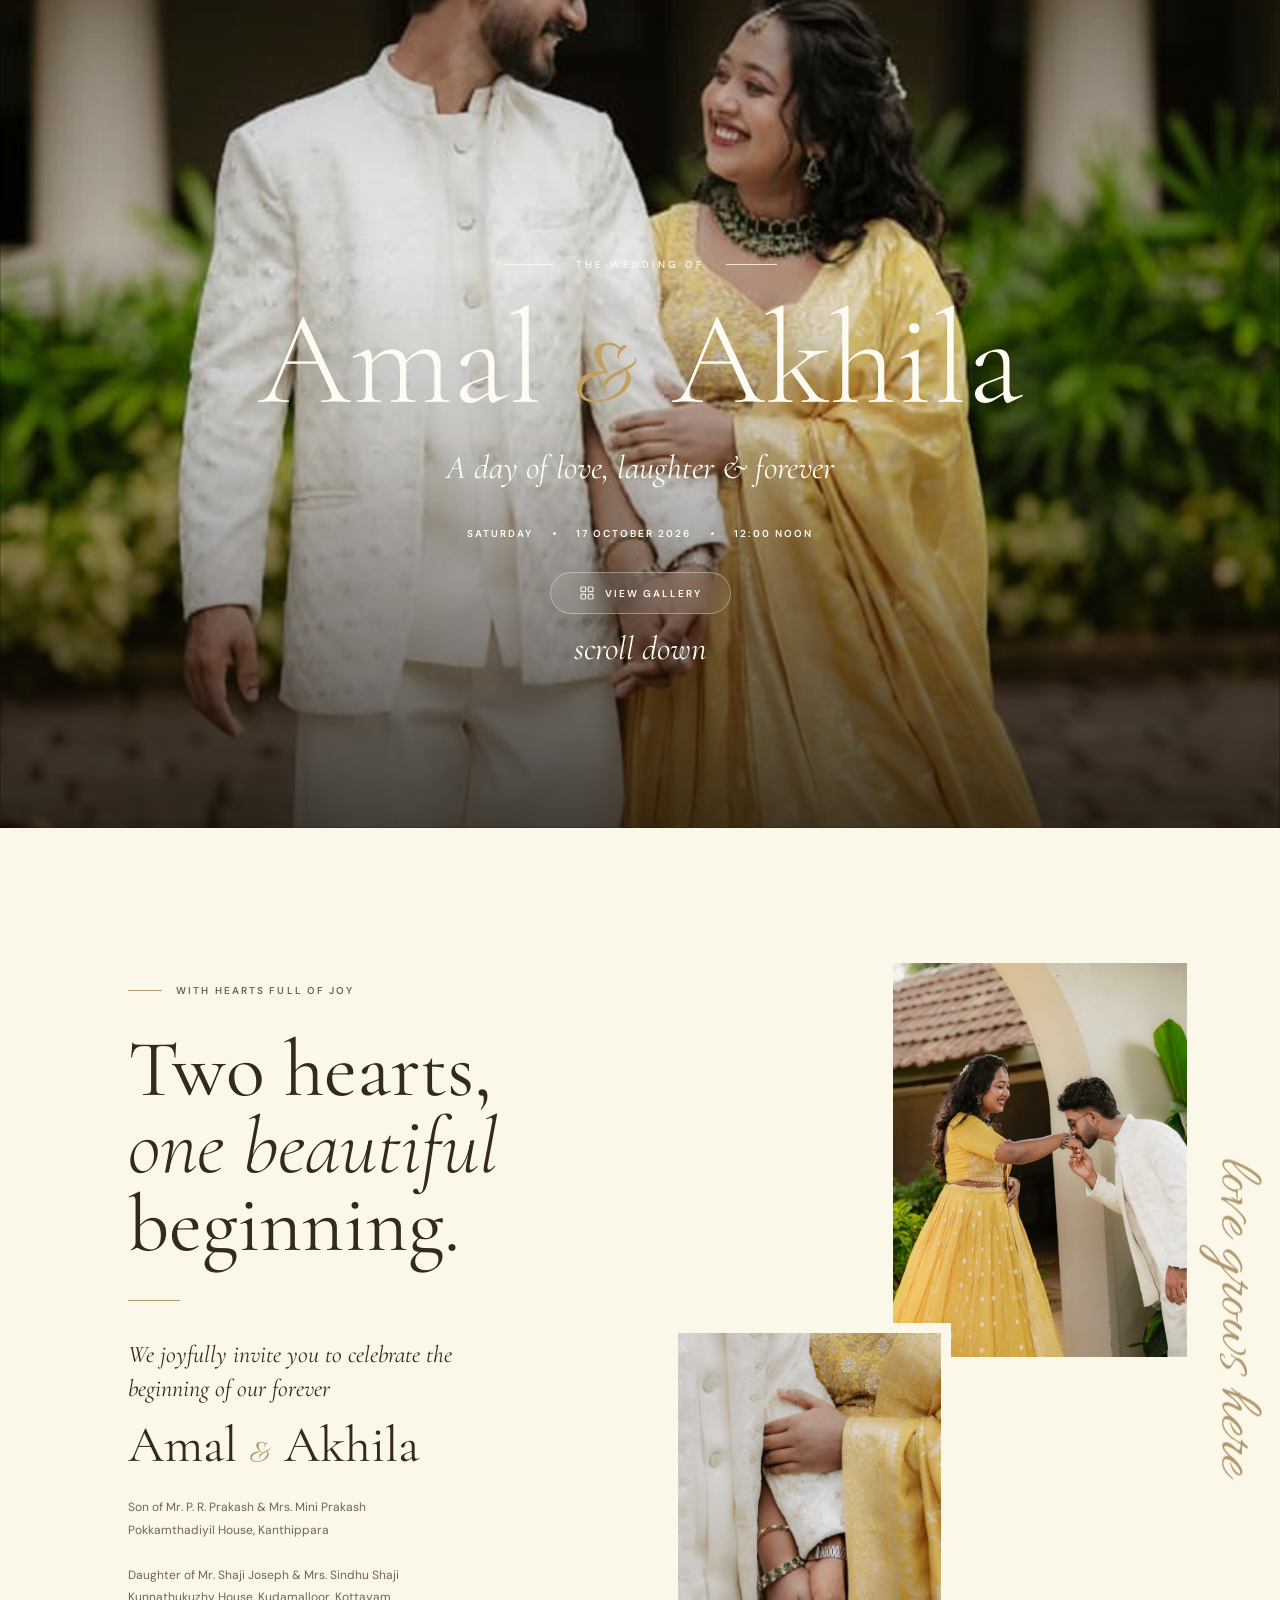
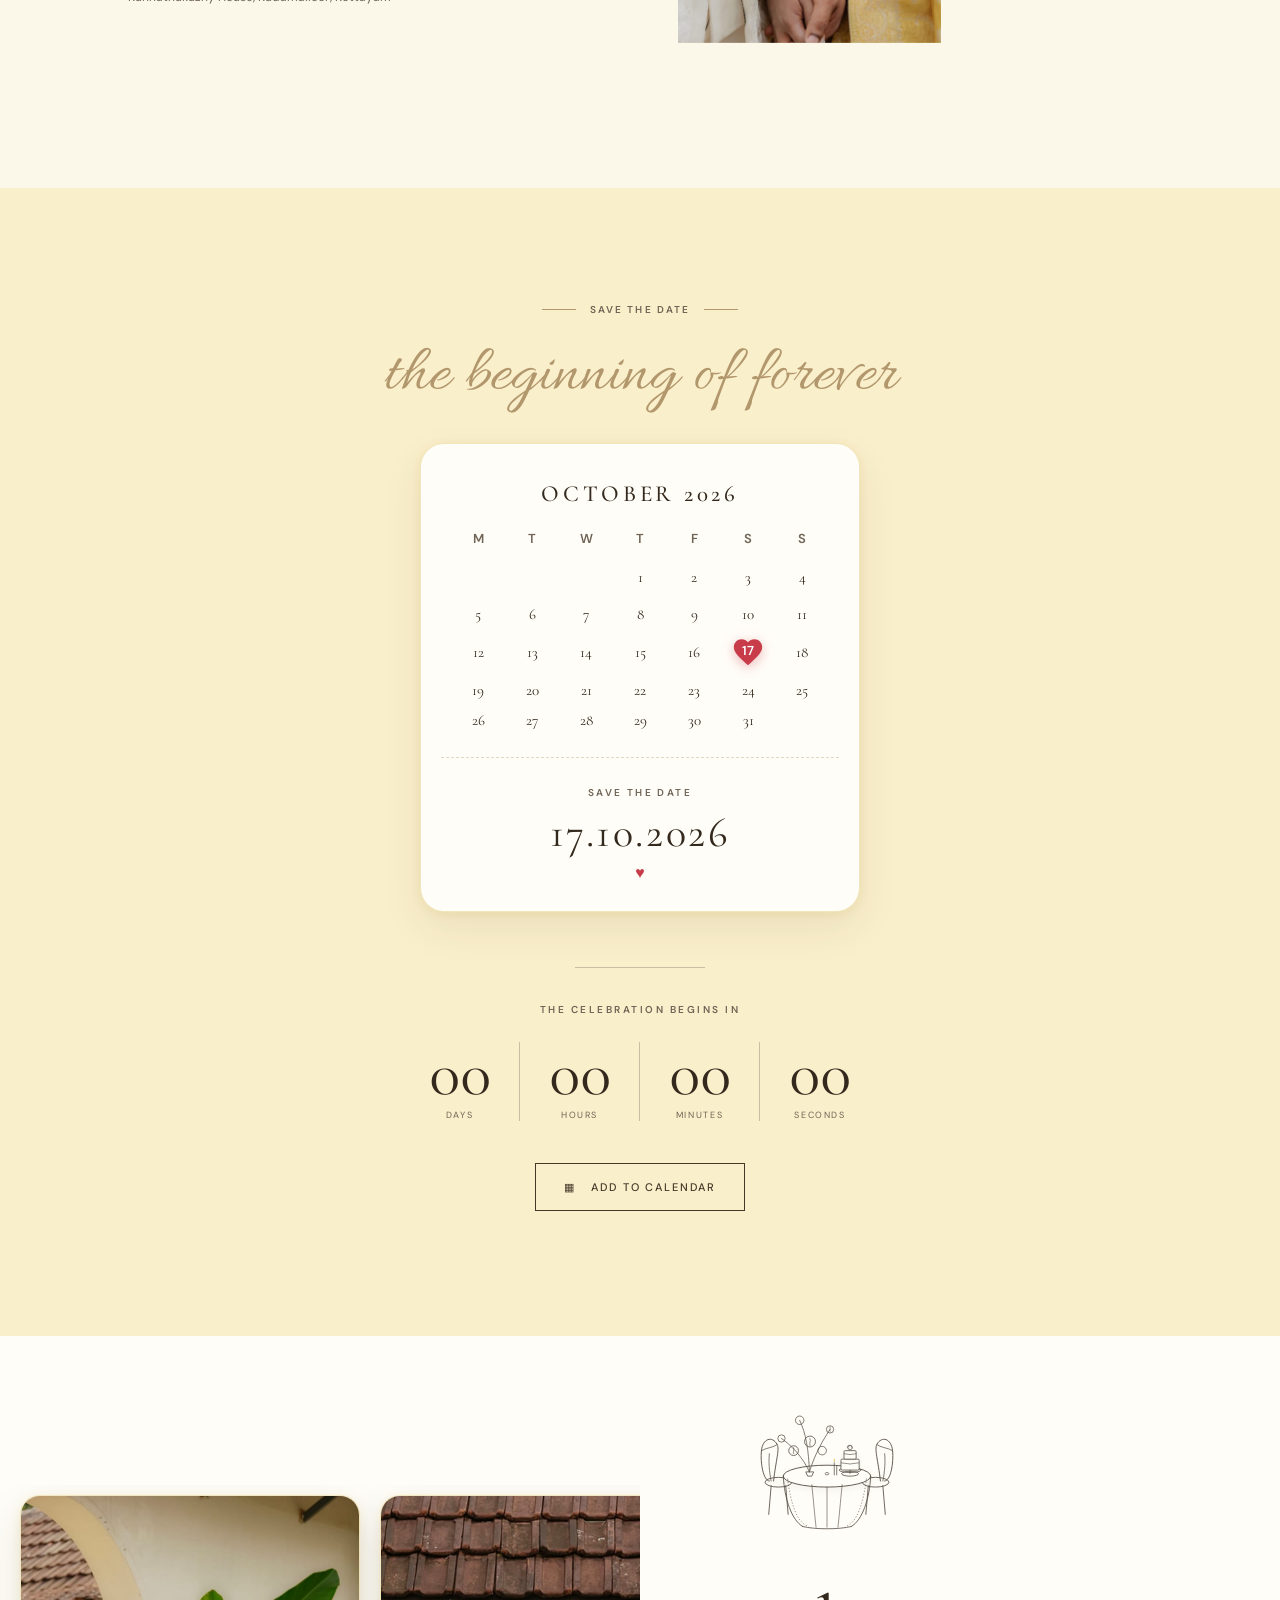
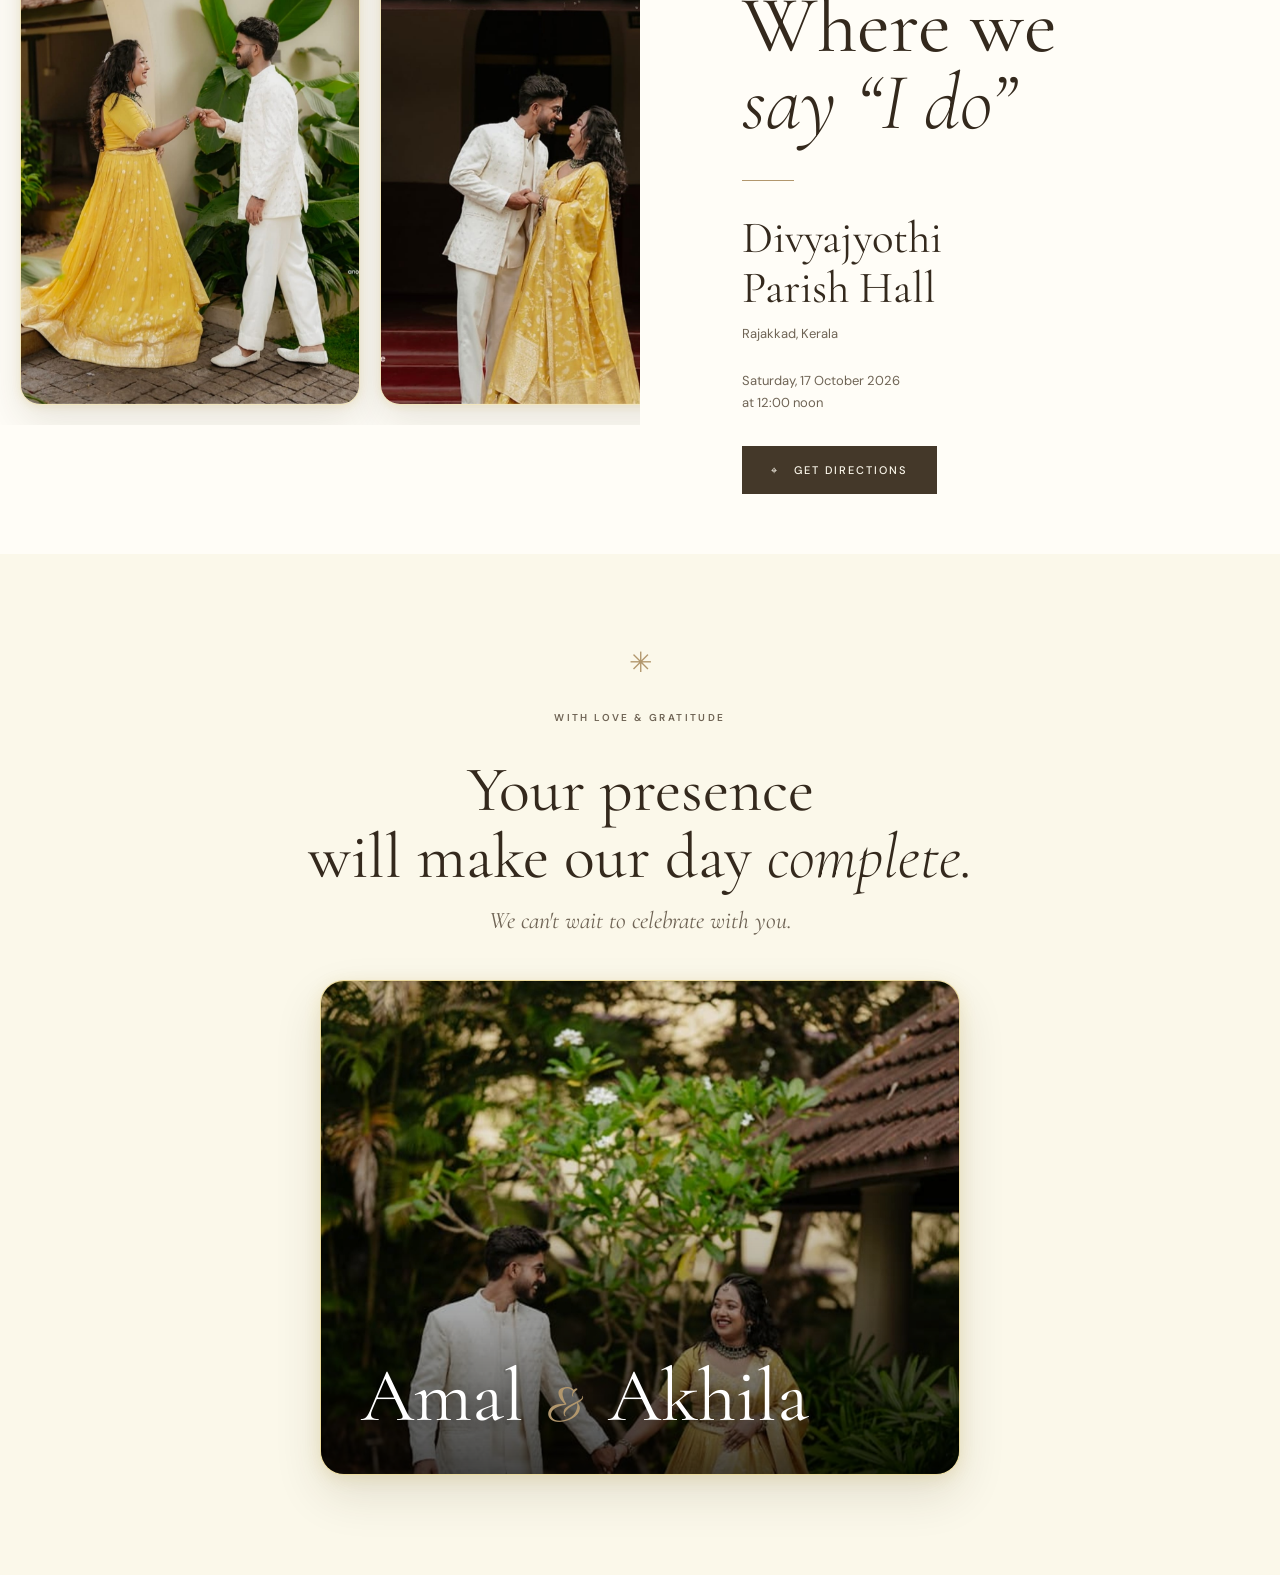
<file: index.html>
<!doctype html>
<html lang="en">

<head>
  <meta charset="utf-8">
  <meta name="viewport" content="width=device-width, initial-scale=1">
  <title>Amal & Akhila | 17 October 2026</title>
  <meta name="description"
    content="Join us for the wedding of Amal and Akhila at Divyajyothi Parish Hall, Rajakkad, on Saturday, 17 October 2026 at 12 noon.">
  <meta property="og:title" content="Amal & Akhila | 17 October 2026">
  <meta property="og:description"
    content="Join us for the wedding of Amal and Akhila. Saturday, 17 October 2026 at 12 noon, Divyajyothi Parish Hall, Rajakkad.">
  <meta property="og:type" content="website">
  <meta name="twitter:card" content="summary_large_image">
  <link rel="preconnect" href="https://fonts.googleapis.com">
  <link rel="preconnect" href="https://fonts.gstatic.com" crossorigin>
  <link
    href="https://fonts.googleapis.com/css2?family=Allura&family=Cormorant+Garamond:wght@300;400;500;600&family=DM+Sans:wght@400;500;600&display=swap"
    rel="stylesheet">
  <link rel="stylesheet" href="styles.css">
  <script src="script.js" defer></script>
</head>

<body>
  <div class="fog-overlay" id="fogOverlay" aria-hidden="true">
    <div class="fog-layer fog-layer-1"></div>
    <div class="fog-layer fog-layer-2"></div>
    <div class="fog-layer fog-layer-3"></div>
  </div>

  <main>


    <section class="hero" id="top" aria-label="Amal and Akhila wedding invitation">
      <img class="hero-image" src="assets/a&a13.jpeg" alt="A bride and groom together in a sunlit garden" width="1200"
        height="1600" fetchpriority="high">
      <div class="hero-shade"></div>
      <div class="hero-content">
        <div class="hero-ornament"><span></span> THE WEDDING OF <span></span></div>
        <h1>Amal <em>&amp;</em> Akhila</h1>
        <p class="hero-subtitle">A day of love, laughter &amp; forever</p>
        <div class="hero-date"><span>SATURDAY</span><i></i><span>17 OCTOBER 2026</span><i></i><span>12:00 NOON</span>
        </div>
        <a class="hero-gallery-btn" href="gallery.html">
          <span class="hero-gallery-btn-icon">
            <svg width="16" height="16" viewBox="0 0 24 24" fill="none" stroke="currentColor" stroke-width="1.8"
              stroke-linecap="round" stroke-linejoin="round">
              <rect x="3" y="3" width="7" height="7" rx="1" />
              <rect x="14" y="3" width="7" height="7" rx="1" />
              <rect x="3" y="14" width="7" height="7" rx="1" />
              <rect x="14" y="14" width="7" height="7" rx="1" />
            </svg>
          </span>
          VIEW GALLERY
        </a>
        <p class="hero-subtitle">scroll down</p>
      </div>

    </section>

    <section class="invitation-section" id="invitation">
      <div class="section-inner invitation-grid">
        <div class="invitation-copy" data-reveal>
          <div class="eyebrow"><span class="eyebrow-line"></span> WITH HEARTS FULL OF JOY</div>
          <h2>Two hearts,<br><em>one beautiful</em><br>beginning.</h2>
          <div class="short-rule"></div>
          <p class="invite-message">We joyfully invite you to celebrate the beginning of our forever</p>
          <p class="couple-line">Amal <span>&amp;</span> Akhila</p>
          <p class="invite-family">Son of Mr. P. R. Prakash &amp; Mrs. Mini Prakash<br>Pokkamthadiyil House, Kanthippara
          </p>
          <p class="invite-family">Daughter of Mr. Shaji Joseph &amp; Mrs. Sindhu Shaji<br>Kunnathukuzhy House,
            Kudamalloor, Kottayam</p>
        </div>
        <div class="invitation-art" data-reveal>
          <div class="art-frame art-frame-top"><img src="assets/wedding-couple.jpeg"
              alt="A couple sharing a quiet moment beneath an arch" width="1200" height="1504" loading="lazy"></div>
          <div class="art-frame art-frame-bottom"><img src="assets/wedding-detail.jpeg"
              alt="Ivory roses, wedding rings and silk ribbon" width="1200" height="1456" loading="lazy"></div>
          <div class="art-script">love grows here</div>
        </div>
      </div>
    </section>

    <section class="date-section" id="details">
      <div class="date-inner" data-reveal>
        <div class="eyebrow eyebrow-centered"><span class="eyebrow-line"></span> SAVE THE DATE <span
            class="eyebrow-line"></span></div>
        <p class="date-script">the beginning of forever</p>

        <!-- Reference Calendar Card -->
        <div class="calendar-card">
          <div class="calendar-card-top">
            <h3 class="calendar-month">OCTOBER 2026</h3>
            <div class="calendar-grid-header">
              <span>M</span><span>T</span><span>W</span><span>T</span><span>F</span><span>S</span><span>S</span>
            </div>
            <div class="calendar-grid-days">
              <span class="empty"></span><span class="empty"></span><span
                class="empty"></span><span>1</span><span>2</span><span>3</span><span>4</span>
              <span>5</span><span>6</span><span>7</span><span>8</span><span>9</span><span>10</span><span>11</span>
              <span>12</span><span>13</span><span>14</span><span>15</span><span>16</span><span class="day-heart"><svg
                  class="heart-bg" viewBox="0 0 24 24">
                  <path fill="#C83B49"
                    d="M12 21.35l-1.45-1.32C5.4 15.36 2 12.28 2 8.5 2 5.42 4.42 3 7.5 3c1.74 0 3.41.81 4.5 2.09C13.09 3.81 14.76 3 16.5 3 19.58 3 22 5.42 22 8.5c0 3.78-3.4 6.86-8.55 11.54L12 21.35z" />
                </svg><span class="heart-num">17</span></span><span>18</span>
              <span>19</span><span>20</span><span>21</span><span>22</span><span>23</span><span>24</span><span>25</span>
              <span>26</span><span>27</span><span>28</span><span>29</span><span>30</span><span>31</span>
            </div>
          </div>
          <div class="calendar-card-divider"></div>
          <div class="calendar-card-bottom">
            <span class="calendar-subtext">SAVE THE DATE</span>
            <div class="calendar-date-big">17.10.2026</div>
            <div class="calendar-heart-icon">♥</div>
          </div>
        </div>

        <div class="date-divider"></div>
        <p class="countdown-intro">THE CELEBRATION BEGINS IN</p>
        <div class="countdown" aria-label="Time until the wedding">
          <div class="countdown-unit"><span class="countdown-number" data-count="days">—</span><span
              class="countdown-label">Days</span></div>
          <div class="countdown-unit"><span class="countdown-number" data-count="hours">—</span><span
              class="countdown-label">Hours</span></div>
          <div class="countdown-unit"><span class="countdown-number" data-count="minutes">—</span><span
              class="countdown-label">Minutes</span></div>
          <div class="countdown-unit"><span class="countdown-number" data-count="seconds">—</span><span
              class="countdown-label">Seconds</span></div>
        </div>
        <a class="invitation-button outline"
          href="https://calendar.google.com/calendar/render?action=TEMPLATE&amp;text=Amal%20%26%20Akhila%27s%20Wedding&amp;dates=20261017T063000Z%2F20261017T093000Z&amp;details=Wedding%20celebration%20at%20Divyajyothi%20Parish%20Hall%2C%20Rajakkad&amp;location=Divyajyothi%20Parish%20Hall%2C%20Rajakkad"
          target="_blank" rel="noopener noreferrer">▦ &nbsp; ADD TO CALENDAR</a>
      </div>
    </section>

    <section class="venue-section">
      <div class="venue-gallery-wrap" data-reveal>
        <div class="venue-gallery-scroll" id="venueGalleryScroll">
          <!-- First set -->
          <div class="venue-gallery-item">
            <img src="assets/image1.jpeg" alt="Amal and Akhila sharing a quiet moment" loading="lazy">
          </div>
          <div class="venue-gallery-item">
            <img src="assets/image2.jpeg" alt="Amal and Akhila in a sunlit garden" loading="lazy">
          </div>
          <div class="venue-gallery-item">
            <img src="assets/image3.jpeg" alt="Ivory roses and wedding rings" loading="lazy">
          </div>
          <div class="venue-gallery-item">
            <img src="assets/image4.jpeg" alt="Amal and Akhila wedding celebration" loading="lazy">
          </div>
          <div class="venue-gallery-item">
            <img src="assets/a&a17.jpeg" alt="Amal and Akhila togetherness" loading="lazy">
          </div>
          <!-- Duplicate set for seamless loop -->
          <div class="venue-gallery-item">
            <img src="assets/image1.jpeg" alt="Amal and Akhila sharing a quiet moment" loading="lazy">
          </div>
          <div class="venue-gallery-item">
            <img src="assets/image2.jpeg" alt="Amal and Akhila in a sunlit garden" loading="lazy">
          </div>
          <div class="venue-gallery-item">
            <img src="assets/image3.jpeg" alt="Ivory roses and wedding rings" loading="lazy">
          </div>
          <div class="venue-gallery-item">
            <img src="assets/image4.jpeg" alt="Amal and Akhila wedding celebration" loading="lazy">
          </div>
          <div class="venue-gallery-item">
            <img src="assets/a&a17.jpeg" alt="Amal and Akhila togetherness" loading="lazy">
          </div>
        </div>


      </div>
      <div class="venue-content" data-reveal>
        <div class="venue-sketch-logo">
          <svg viewBox="0 0 280 220" fill="none" xmlns="http://www.w3.org/2000/svg" class="venue-sketch-svg">
            <!-- Left Chair -->
            <path d="M45 140 C35 140 30 110 32 90 C34 70 50 65 58 80 C62 88 56 105 52 140" stroke="#3E362E"
              stroke-width="1.5" stroke-linecap="round" fill="none" />
            <path d="M32 90 C40 85 52 85 58 80" stroke="#3E362E" stroke-width="1.2" stroke-linecap="round" />
            <path d="M45 95 C43 115 47 135 48 140" stroke="#3E362E" stroke-width="1.2" stroke-linecap="round" />
            <ellipse cx="60" cy="142" rx="22" ry="8" stroke="#3E362E" stroke-width="1.4" fill="none" />
            <path d="M48 148 L44 195" stroke="#3E362E" stroke-width="1.4" stroke-linecap="round" />
            <path d="M72 148 L76 195" stroke="#3E362E" stroke-width="1.4" stroke-linecap="round" />

            <!-- Right Chair -->
            <path d="M235 140 C245 140 250 110 248 90 C246 70 230 65 222 80 C218 88 224 105 228 140" stroke="#3E362E"
              stroke-width="1.5" stroke-linecap="round" fill="none" />
            <path d="M248 90 C240 85 228 85 222 80" stroke="#3E362E" stroke-width="1.2" stroke-linecap="round" />
            <path d="M235 95 C237 115 233 135 232 140" stroke="#3E362E" stroke-width="1.2" stroke-linecap="round" />
            <ellipse cx="220" cy="142" rx="22" ry="8" stroke="#3E362E" stroke-width="1.4" fill="none" />
            <path d="M232 148 L236 195" stroke="#3E362E" stroke-width="1.4" stroke-linecap="round" />
            <path d="M208 148 L204 195" stroke="#3E362E" stroke-width="1.4" stroke-linecap="round" />

            <!-- Main Banquet Table & Draped Cloth -->
            <ellipse cx="140" cy="132" rx="72" ry="18" stroke="#3E362E" stroke-width="1.5" fill="#FFFDF8" />
            <path d="M68 132 C70 170 82 205 100 215 M212 132 C210 170 198 205 180 215" stroke="#3E362E"
              stroke-width="1.4" stroke-linecap="round" />
            <path d="M75 136 C80 175 90 210 110 215" stroke="#3E362E" stroke-width="1" stroke-dasharray="2 3" />
            <path d="M205 136 C200 175 190 210 170 215" stroke="#3E362E" stroke-width="1" stroke-dasharray="2 3" />
            <path d="M140 150 L140 216" stroke="#3E362E" stroke-width="1" stroke-linecap="round" />
            <path d="M115 146 C118 175 120 200 122 216" stroke="#3E362E" stroke-width="1" stroke-linecap="round" />
            <path d="M165 146 C162 175 160 200 158 216" stroke="#3E362E" stroke-width="1" stroke-linecap="round" />
            <path d="M100 215 C120 220 160 220 180 215" stroke="#3E362E" stroke-width="1.3" stroke-linecap="round" />

            <!-- Floral Centerpiece Bouquet (Left/Center) -->
            <path d="M105 125 L118 125 L115 132 L108 132 Z" stroke="#3E362E" stroke-width="1.3" fill="none" />
            <!-- Floral Branches & Leaves -->
            <path d="M111 125 C100 100 80 80 65 70 M111 125 C110 90 105 60 95 40 M111 125 C120 95 135 70 145 55"
              stroke="#3E362E" stroke-width="1.2" stroke-linecap="round" />
            <!-- Flower Blooms -->
            <circle cx="65" cy="70" r="6" stroke="#3E362E" stroke-width="1.2" fill="none" />
            <circle cx="95" cy="40" r="7" stroke="#3E362E" stroke-width="1.2" fill="none" />
            <circle cx="145" cy="55" r="6" stroke="#3E362E" stroke-width="1.2" fill="none" />
            <circle cx="85" cy="90" r="8" stroke="#3E362E" stroke-width="1.3" fill="none" />
            <circle cx="112" cy="75" r="9" stroke="#3E362E" stroke-width="1.3" fill="none" />
            <circle cx="132" cy="90" r="7" stroke="#3E362E" stroke-width="1.2" fill="none" />
            <!-- Flower petals detailing -->
            <path d="M85 85 C87 88 83 92 85 95 M112 70 C114 74 110 78 112 82 M145 51 C146 54 144 56 145 58"
              stroke="#3E362E" stroke-width="1" stroke-linecap="round" />

            <!-- Tiered Cake on Stand (Right/Center) -->
            <ellipse cx="178" cy="128" rx="14" ry="4" stroke="#3E362E" stroke-width="1.3" />
            <path d="M178 128 L178 122" stroke="#3E362E" stroke-width="1.3" />
            <ellipse cx="178" cy="122" rx="18" ry="4" stroke="#3E362E" stroke-width="1.3" />
            <!-- Tier 1 -->
            <rect x="163" y="104" width="30" height="18" rx="2" stroke="#3E362E" stroke-width="1.3" fill="#FFFDF8" />
            <path d="M163 110 Q178 114 193 110" stroke="#3E362E" stroke-width="1" fill="none" />
            <!-- Tier 2 -->
            <rect x="168" y="90" width="20" height="14" rx="2" stroke="#3E362E" stroke-width="1.3" fill="#FFFDF8" />
            <path d="M168 95 Q178 98 188 95" stroke="#3E362E" stroke-width="1" fill="none" />
            <!-- Cake Topper Flowers -->
            <circle cx="178" cy="85" r="3.5" stroke="#3E362E" stroke-width="1.1" fill="none" />
            <path d="M174 86 C172 82 176 80 178 82 M182 86 C180 82 180 80 178 82" stroke="#3E362E" stroke-width="1" />

            <!-- Candlesticks & Glasses -->
            <path d="M152 130 L152 110 M156 130 L156 115" stroke="#3E362E" stroke-width="1.2" stroke-linecap="round" />
            <path d="M152 108 C152 105 152 104 152 104" stroke="#D4AF37" stroke-width="1.5" stroke-linecap="round" />
            <ellipse cx="140" cy="128" rx="3" ry="2" stroke="#3E362E" stroke-width="1.1" />
          </svg>
        </div>

        <h2>Where we<br><em>say “I do”</em></h2>
        <div class="short-rule"></div>
        <h3>Divyajyothi<br>Parish Hall</h3>
        <p>Rajakkad, Kerala</p>
        <p class="venue-time">Saturday, 17 October 2026<br>at 12:00 noon</p>
        <a class="invitation-button solid"
          href="https://www.google.com/maps/search/?api=1&amp;query=Divyajyothi+Parish+Hall+Rajakkad" target="_blank"
          rel="noopener noreferrer">⌖ &nbsp; GET DIRECTIONS</a>
      </div>
    </section>

    <section class="closing-section" id="closing" data-reveal>
      <div class="closing-top-block">
        <span class="closing-star">✳</span>
        <p class="eyebrow eyebrow-centered">WITH LOVE &amp; GRATITUDE</p>
        <h2>Your presence<br>will make our day <em>complete.</em></h2>
        <p class="closing-sub">We can't wait to celebrate with you.</p>
      </div>
      <div class="closing-photo-container">
        <img class="closing-photo-img" src="assets/a&a19.jpeg" alt="Amal and Akhila" loading="lazy">
        <div class="closing-photo-shade"></div>
        <div class="closing-photo-names">Amal <span>&amp;</span> Akhila</div>
      </div>
    </section>

  </main>
</body>

</html>
</file>
<file: styles.css>
/* Font and shape tokens */
:root {
  --color-background: var(--background);
  --color-foreground: var(--foreground);
  --color-card: var(--card);
  --color-card-foreground: var(--card-foreground);
  --color-popover: var(--popover);
  --color-popover-foreground: var(--popover-foreground);
  --color-primary: var(--primary);
  --color-primary-foreground: var(--primary-foreground);
  --color-secondary: var(--secondary);
  --color-secondary-foreground: var(--secondary-foreground);
  --color-muted: var(--muted);
  --color-muted-foreground: var(--muted-foreground);
  --color-accent: var(--accent);
  --color-accent-foreground: var(--accent-foreground);
  --color-destructive: var(--destructive);
  --color-destructive-foreground: var(--destructive-foreground);
  --color-border: var(--border);
  --color-input: var(--input);
  --color-ring: var(--ring);
  --color-ring-offset-background: var(--background);
  --radius-sm: 0;
  --radius-md: 0;
  --radius-lg: 0;
  --font-sans: "DM Sans", sans-serif;
  --font-serif: "Cormorant Garamond", Georgia, serif;
  --font-script: "Allura", cursive;
}

:root {
  --background: oklch(0.977 0.018 94);
  --foreground: oklch(0.29 0.026 72);
  --card: oklch(0.994 0.008 92);
  --card-foreground: var(--foreground);
  --popover: var(--card);
  --popover-foreground: var(--foreground);
  --primary: oklch(0.35 0.03 73);
  --primary-foreground: oklch(0.983 0.017 93);
  --secondary: oklch(0.943 0.046 95);
  --secondary-foreground: var(--foreground);
  --muted: oklch(0.946 0.022 88);
  --muted-foreground: oklch(0.51 0.027 77);
  --accent: oklch(0.858 0.075 91);
  --accent-foreground: var(--foreground);
  --destructive: oklch(0.55 0.19 25);
  --destructive-foreground: var(--primary-foreground);
  --border: oklch(0.80 0.039 86);
  --input: var(--border);
  --ring: oklch(0.62 0.08 85);
  --gold: oklch(0.69 0.065 78);
  --cream: oklch(0.994 0.008 92);
  --butter: oklch(0.952 0.049 94);
  --hero-ink: oklch(0.988 0.012 93);
  --hero-shade: linear-gradient(to bottom, oklch(0.19 0.02 65 / 16%) 0%, transparent 32%, oklch(0.19 0.02 65 / 15%) 53%, oklch(0.16 0.02 65 / 75%) 100%);
}

* {
  box-sizing: border-box;
}

html {
  scroll-behavior: smooth;
}

body {
  margin: 0;
  background: var(--background);
  color: var(--foreground);
  font-family: var(--font-sans);
  -webkit-font-smoothing: antialiased;
  overflow-x: hidden;
}

a {
  color: inherit;
  text-decoration: none;
}

img {
  max-width: 100%;
  image-rendering: -webkit-optimize-contrast;
  image-rendering: high-quality;
  backface-visibility: hidden;
  -webkit-backface-visibility: hidden;
}

button,
a {
  -webkit-tap-highlight-color: transparent;
}

::selection {
  background: var(--accent);
  color: var(--foreground);
}

.site-header {
  height: 72px;
  background: var(--background);
  display: flex;
  align-items: center;
  justify-content: space-between;
  padding: 0 max(5.5vw, 24px);
}

.brand-mark {
  font-family: var(--font-serif);
  font-size: 29px;
  font-weight: 500;
  white-space: nowrap;
  line-height: 1;
}

.brand-mark span {
  color: var(--gold);
  font-style: italic;
  font-size: 22px;
  margin: 0 3px;
}

.header-date,
.header-link {
  font-size: 10px;
  letter-spacing: .18em;
  font-weight: 600;
}

.header-link {
  display: inline-flex;
  align-items: center;
  gap: 14px;
  transition: gap .3s ease;
}

.header-link:hover {
  gap: 20px;
}

.hero {
  height: min(850px, calc(100svh - 72px));
  min-height: 590px;
  position: relative;
  overflow: hidden;
  display: flex;
  align-items: flex-end;
  justify-content: center;
  background: var(--primary);
  color: var(--hero-ink);
}

.hero-image {
  width: 100%;
  height: 100%;
  position: absolute;
  inset: 0;
  object-fit: cover;
  object-position: center 45%;
  opacity: 0;
  animation: hero-reveal 2.2s cubic-bezier(.16, 1, .3, 1) 1.6s both;
}

.hero-shade {
  position: absolute;
  inset: 0;
  background: var(--hero-shade);
}

.hero-top-note {
  position: absolute;
  top: 42px;
  left: 50%;
  transform: translateX(-50%);
  white-space: nowrap;
  font-size: 10px;
  letter-spacing: .28em;
  font-weight: 500;
  opacity: 0;
  animation: hero-text-in 1.2s cubic-bezier(.16, 1, .3, 1) 2.6s both;
}

.hero-content {
  position: relative;
  text-align: center;
  padding: 0 20px 120px;
  width: 100%;
}

.hero-ornament {
  display: flex;
  align-items: center;
  justify-content: center;
  gap: 22px;
  font-size: 10px;
  font-weight: 500;
  letter-spacing: .3em;
  opacity: 0;
  animation: hero-text-in 1s cubic-bezier(.16, 1, .3, 1) 2.8s both;
}

.hero-ornament span {
  height: 1px;
  width: 51px;
  background: currentColor;
  opacity: .8;
}

.hero h1 {
  font-family: var(--font-serif);
  font-size: clamp(74px, 10.4vw, 160px);
  font-weight: 300;
  line-height: .98;
  margin: 24px 0 0;
  white-space: nowrap;
  opacity: 0;
  animation: hero-title-in 1.6s cubic-bezier(.16, 1, .3, 1) 3s both;
}

.hero h1 em {
  font-family: var(--font-script);
  font-size: .73em;
  font-weight: 400;
  font-style: normal;
  display: inline-block;
  transform: translateY(-.03em);
  animation: golden-shimmer 3s ease-in-out 4.2s both;
}

.hero-subtitle {
  font-family: var(--font-serif);
  font-style: italic;
  font-size: clamp(22px, 2.6vw, 35px);
  margin: 14px 0 39px;
  opacity: 0;
  animation: hero-text-in 1.2s cubic-bezier(.16, 1, .3, 1) 3.5s both;
}

.hero-date {
  display: flex;
  justify-content: center;
  align-items: center;
  gap: 20px;
  font-size: 10px;
  font-weight: 600;
  letter-spacing: .2em;
  opacity: 0;
  animation: hero-text-in 1s cubic-bezier(.16, 1, .3, 1) 3.9s both;
}

.hero-date i {
  height: 3px;
  width: 3px;
  border-radius: 50%;
  background: currentColor;
}

.hero-gallery-btn {
  display: inline-flex;
  align-items: center;
  gap: 10px;
  margin-top: 32px;
  padding: 12px 28px;
  font-size: 10px;
  font-weight: 600;
  letter-spacing: .2em;
  color: var(--hero-ink);
  border: 1px solid rgba(255, 255, 255, 0.35);
  border-radius: 50px;
  background: rgba(255, 255, 255, 0.08);
  backdrop-filter: blur(12px);
  -webkit-backdrop-filter: blur(12px);
  transition: background .35s ease, border-color .35s ease, transform .3s ease;
  opacity: 0;
  animation: hero-text-in 1s cubic-bezier(.16, 1, .3, 1) 4.1s both;
}

.hero-gallery-btn:hover {
  background: rgba(255, 255, 255, 0.18);
  border-color: rgba(255, 255, 255, 0.55);
  transform: translateY(-2px);
}

.hero-gallery-btn-icon {
  display: inline-flex;
  opacity: 0.85;
}

.scroll-cue {
  position: absolute;
  bottom: 29px;
  left: 50%;
  transform: translateX(-50%);
  display: flex;
  align-items: center;
  gap: 14px;
  flex-direction: column;
  white-space: nowrap;
  font-size: 9px;
  letter-spacing: .22em;
  opacity: 0;
  animation: hero-text-in 1s cubic-bezier(.16, 1, .3, 1) 4.3s both;
}

.scroll-cue svg {
  animation: float-down 2.4s ease-in-out infinite;
}

.section-inner {
  max-width: 1400px;
  margin: auto;
}

.invitation-section {
  background: var(--background);
  padding: 135px max(6vw, 24px) 145px;
  overflow: hidden;
}

.invitation-grid {
  display: grid;
  grid-template-columns: 1fr 1fr;
  align-items: center;
  gap: 6vw;
}

.invitation-copy {
  padding-left: min(4vw, 60px);
}

.eyebrow {
  display: flex;
  align-items: center;
  gap: 14px;
  font-size: 10px;
  font-weight: 600;
  letter-spacing: .21em;
  color: var(--muted-foreground);
}

.eyebrow-line {
  width: 34px;
  height: 1px;
  background: var(--gold);
  display: inline-block;
  flex: none;
}

.invitation-copy h2,
.venue-content h2 {
  font-family: var(--font-serif);
  font-size: clamp(58px, 6.3vw, 100px);
  line-height: .96;
  font-weight: 400;
  margin: 34px 0 30px;
}

.invitation-copy h2 em,
.venue-content h2 em,
.closing-content h2 em {
  font-weight: 300;
}

.short-rule {
  width: 52px;
  height: 1px;
  background: var(--gold);
  margin: 37px 0;
}

.invite-lead {
  font-family: var(--font-serif);
  font-size: clamp(24px, 2.1vw, 31px);
  margin: 0 0 2px;
}

.invite-address {
  font-size: 12px;
  color: var(--muted-foreground);
  margin: 0;
  letter-spacing: .035em;
}

.invite-message {
  max-width: 360px;
  font-family: var(--font-serif);
  font-size: 24px;
  font-style: italic;
  line-height: 1.4;
  margin: 30px 0 12px;
}

.couple-line {
  font-family: var(--font-serif);
  font-size: clamp(39px, 4vw, 60px);
  margin: 0;
  line-height: 1.1;
}

.couple-line span {
  font-family: var(--font-script);
  font-size: .65em;
  color: var(--gold);
}

.invite-family {
  font-size: 12px;
  line-height: 1.9;
  color: var(--muted-foreground);
  margin-top: 22px;
}

.invitation-art {
  height: 680px;
  position: relative;
}

.art-frame {
  position: absolute;
  overflow: hidden;
  background: var(--secondary);
}

.art-frame img {
  height: 100%;
  width: 100%;
  object-fit: cover;
  transition: transform 1s ease;
}

.art-frame:hover img {
  transform: scale(1.055);
}

.art-frame-top {
  width: 56%;
  height: 58%;
  top: 0;
  right: 3%;
}

.art-frame-bottom {
  width: 52%;
  height: 47%;
  bottom: 0;
  left: 0;
  border: 10px solid var(--background);
  border-left: 0;
  border-bottom: 0;
}

.art-script {
  position: absolute;
  right: -6%;
  top: 46%;
  transform: rotate(90deg) translateX(50%);
  transform-origin: right center;
  white-space: nowrap;
  font-family: var(--font-script);
  font-size: clamp(45px, 5vw, 76px);
  color: var(--gold);
}

.date-section {
  background: var(--butter);
  text-align: center;
  padding: 115px 24px 125px;
  position: relative;
}

.date-inner {
  max-width: 720px;
  margin: auto;
}

.eyebrow-centered {
  justify-content: center;
}

.date-script {
  font-family: var(--font-script);
  font-size: clamp(44px, 5.2vw, 75px);
  color: var(--gold);
  line-height: 1;
  margin: 28px 0 7px;
}

/* Calendar Card Design (Matching Reference Image) */
.calendar-card {
  max-width: 440px;
  margin: 32px auto 20px;
  background: #FFFDF8;
  border-radius: 24px;
  padding: 36px 30px 28px;
  box-shadow: 0 16px 40px rgba(50, 40, 20, 0.08), 0 2px 10px rgba(212, 175, 55, 0.15);
  border: 1px solid rgba(212, 175, 55, 0.3);
  text-align: center;
  transition: transform 0.4s ease, box-shadow 0.4s ease;
}

.calendar-card:hover {
  transform: translateY(-4px);
  box-shadow: 0 20px 48px rgba(50, 40, 20, 0.12), 0 4px 16px rgba(212, 175, 55, 0.22);
}

.calendar-month {
  font-family: var(--font-serif);
  font-size: 23px;
  font-weight: 500;
  letter-spacing: 0.16em;
  color: var(--foreground);
  margin: 0 0 22px;
  text-transform: uppercase;
}

.calendar-grid-header {
  display: grid;
  grid-template-columns: repeat(7, 1fr);
  font-size: 13px;
  font-weight: 600;
  color: var(--muted-foreground);
  margin-bottom: 14px;
}

.calendar-grid-days {
  display: grid;
  grid-template-columns: repeat(7, 1fr);
  row-gap: 12px;
  font-size: 15px;
  color: var(--foreground);
  font-family: var(--font-serif);
  align-items: center;
  justify-items: center;
}

.calendar-grid-days .empty {
  height: 32px;
  width: 32px;
}

/* Red Heart Highlight for Day 17 */
.day-heart {
  position: relative;
  width: 34px;
  height: 34px;
  display: inline-flex;
  align-items: center;
  justify-content: center;
}

.day-heart .heart-bg {
  position: absolute;
  inset: 0;
  width: 100%;
  height: 100%;
  filter: drop-shadow(0 3px 6px rgba(200, 59, 73, 0.35));
}

.day-heart .heart-num {
  position: relative;
  z-index: 2;
  color: #FFFFFF;
  font-weight: 600;
  font-size: 13px;
  font-family: var(--font-sans);
  transform: translateY(-1px);
}

.calendar-card-divider {
  border-top: 1.5px dashed rgba(190, 170, 130, 0.45);
  margin: 28px -10px 22px;
}

.calendar-card-bottom {
  text-align: center;
}

.calendar-subtext {
  font-size: 10px;
  letter-spacing: 0.24em;
  font-weight: 600;
  color: var(--muted-foreground);
  text-transform: uppercase;
}

.calendar-date-big {
  font-family: var(--font-serif);
  font-size: clamp(34px, 4.5vw, 42px);
  font-weight: 400;
  letter-spacing: 0.06em;
  color: var(--foreground);
  margin: 6px 0 2px;
}

.calendar-heart-icon {
  color: #C83B49;
  font-size: 16px;
  display: inline-block;
  margin-top: 2px;
}

.date-divider {
  height: 1px;
  width: 130px;
  background: var(--border);
  margin: 55px auto 35px;
}

.countdown-intro {
  font-size: 10px;
  font-weight: 600;
  letter-spacing: .25em;
  color: var(--muted-foreground);
}

.countdown {
  display: grid;
  grid-template-columns: repeat(4, 1fr);
  max-width: 480px;
  margin: 26px auto 42px;
}

.countdown-unit {
  display: flex;
  flex-direction: column;
  align-items: center;
  gap: 3px;
  border-right: 1px solid var(--border);
}

.countdown-unit:last-child {
  border-right: none;
}

.countdown-number {
  font-family: var(--font-serif);
  font-size: clamp(42px, 5vw, 67px);
  line-height: 1;
  font-variant-numeric: tabular-nums;
}

.countdown-label {
  font-size: 9px;
  letter-spacing: .18em;
  text-transform: uppercase;
  color: var(--muted-foreground);
}

.venue-section {
  display: grid;
  grid-template-columns: 1fr 1fr;
  background: var(--cream);
  min-height: 670px;
  overflow: hidden;
}

.venue-image-wrap {
  overflow: hidden;
  min-height: 670px;
}

.venue-image-wrap img {
  width: 100%;
  height: 100%;
  object-fit: cover;
  object-position: center 43%;
  transition: transform 1.1s ease;
}

.venue-image-wrap:hover img {
  transform: scale(1.045);
}

.venue-content {
  padding: 60px clamp(40px, 8vw, 160px);
  display: flex;
  flex-direction: column;
  align-items: flex-start;
  justify-content: center;
}

.venue-content h2 {
  margin: 33px 0 0;
}

.venue-content .short-rule {
  margin: 39px 0 33px;
}

.venue-content h3 {
  font-family: var(--font-serif);
  font-size: clamp(33px, 3.5vw, 51px);
  font-weight: 400;
  line-height: 1.1;
  margin: 0 0 10px;
}

.venue-content p {
  color: var(--muted-foreground);
  font-size: 13px;
  margin: 0;
  line-height: 1.7;
}

.venue-content .venue-time {
  margin: 25px 0 32px;
}

/* Ethereal Atmospheric Fog Entrance Overlay */
.fog-overlay {
  position: fixed;
  inset: 0;
  width: 100vw;
  height: 100vh;
  z-index: 9999;
  pointer-events: none;
  overflow: hidden;
  opacity: 1;
  transition: opacity 1.8s cubic-bezier(.25, 1, .4, 1), filter 1.8s ease, transform 1.8s ease;
  background: radial-gradient(circle at 50% 50%, rgba(255, 250, 240, 0.98) 0%, rgba(245, 237, 222, 0.99) 55%, rgba(235, 224, 204, 1) 100%);
}

.fog-overlay.fade-out {
  opacity: 0;
  filter: blur(30px);
  transform: scale(1.08);
}

.fog-layer {
  position: absolute;
  inset: -50%;
  width: 200%;
  height: 200%;
  pointer-events: none;
}

.fog-layer-1 {
  background: radial-gradient(ellipse at 30% 40%, rgba(255, 255, 255, 0.95) 0%, transparent 60%), radial-gradient(ellipse at 70% 60%, rgba(228, 212, 175, 0.65) 0%, transparent 50%);
  animation: fog-float-1 20s ease-in-out infinite alternate;
}

.fog-layer-2 {
  background: radial-gradient(ellipse at 60% 30%, rgba(255, 245, 220, 0.85) 0%, transparent 55%), radial-gradient(ellipse at 20% 70%, rgba(235, 218, 180, 0.55) 0%, transparent 50%);
  animation: fog-float-2 24s ease-in-out infinite alternate;
}

.fog-layer-3 {
  background: radial-gradient(circle at 50% 50%, rgba(255, 255, 255, 0.98) 0%, transparent 65%);
}

@keyframes fog-float-1 {
  0% {
    transform: translate(0, 0) scale(1);
  }

  100% {
    transform: translate(-6%, 5%) scale(1.12);
  }
}

@keyframes fog-float-2 {
  0% {
    transform: translate(0, 0) scale(1.05);
  }

  100% {
    transform: translate(5%, -5%) scale(1);
  }
}

/* Closing Section - Matching Site Theme */
.closing-section {
  position: relative;
  width: 100%;
  display: flex;
  flex-direction: column;
  align-items: center;
  background: var(--background);
  padding: 90px 24px 100px;
  overflow: hidden;
}

.closing-top-block {
  background: transparent;
  color: var(--foreground);
  padding: 0 24px 45px;
  text-align: center;
  display: flex;
  flex-direction: column;
  align-items: center;
  justify-content: center;
  max-width: 720px;
}

.closing-top-block .closing-star {
  font-size: 28px;
  color: var(--gold);
  margin-bottom: 20px;
}

.closing-top-block .eyebrow {
  color: var(--muted-foreground);
  font-size: 10px;
  letter-spacing: .24em;
}

.closing-top-block h2 {
  font-family: var(--font-serif);
  font-size: clamp(38px, 5vw, 70px);
  font-weight: 400;
  line-height: 1.05;
  margin: 22px auto 16px;
  color: var(--foreground);
}

.closing-top-block h2 em {
  font-weight: 300;
  font-style: italic;
}

.closing-sub {
  font-family: var(--font-serif);
  font-size: clamp(18px, 2.3vw, 24px);
  font-style: italic;
  color: var(--muted-foreground);
  margin: 0;
}

.closing-photo-container {
  position: relative;
  width: 100%;
  max-width: 640px;
  height: clamp(420px, 55vh, 580px);
  border-radius: 24px;
  overflow: hidden;
  background: var(--secondary);
  box-shadow: 0 20px 48px rgba(50, 40, 20, 0.12), 0 4px 16px rgba(212, 175, 55, 0.18);
  border: 1px solid rgba(212, 175, 55, 0.3);
  margin: 0 auto;
}

.closing-photo-img {
  width: 100%;
  height: 100%;
  object-fit: cover;
  object-position: center 30%;
  transition: transform 2.2s cubic-bezier(.2, .8, .2, 1);
}

.closing-photo-container:hover .closing-photo-img {
  transform: scale(1.04);
}

.closing-photo-shade {
  position: absolute;
  inset: 0;
  background: linear-gradient(to top, rgba(0, 0, 0, 0.7) 0%, rgba(0, 0, 0, 0.2) 40%, transparent 68%);
}

.closing-photo-names {
  position: absolute;
  bottom: 35px;
  left: min(6vw, 40px);
  z-index: 5;
  font-family: var(--font-serif);
  font-size: clamp(42px, 6vw, 76px);
  color: #FFFFFF;
  font-weight: 400;
  line-height: 1;
  text-shadow: 0 4px 16px rgba(0, 0, 0, 0.5);
  white-space: nowrap;
}

.closing-photo-names span {
  font-family: var(--font-script);
  font-size: 0.75em;
  color: var(--gold);
  margin: 0 4px;
  font-weight: 300;
}

.site-footer {
  border-top: 1px solid var(--border);
  display: flex;
  justify-content: space-between;
  gap: 20px;
  padding: 31px max(5.5vw, 24px);
  font-size: 10px;
  font-weight: 600;
  letter-spacing: .15em;
}

.site-footer a {
  white-space: nowrap;
}

/* Prominent & Smooth Scroll Reveal Animations */
[data-reveal] {
  opacity: 0;
  transform: translateY(55px) scale(0.97);
  transition: opacity 1s cubic-bezier(.16, 1, .3, 1), transform 1s cubic-bezier(.16, 1, .3, 1);
  will-change: opacity, transform;
}

[data-reveal].is-visible {
  opacity: 1;
  transform: translateY(0) scale(1);
}

@keyframes hero-reveal {
  0% {
    opacity: 0;
    transform: scale(1.12);
    filter: blur(12px);
  }
  100% {
    opacity: 1;
    transform: scale(1);
    filter: blur(0);
  }
}

@keyframes hero-text-in {
  0% {
    opacity: 0;
    transform: translateY(35px);
    filter: blur(6px);
  }
  100% {
    opacity: 1;
    transform: translateY(0);
    filter: blur(0);
  }
}

@keyframes hero-title-in {
  0% {
    opacity: 0;
    transform: translateY(50px) scale(0.92);
    filter: blur(8px);
  }
  60% {
    opacity: 1;
    filter: blur(0);
  }
  100% {
    opacity: 1;
    transform: translateY(0) scale(1);
    filter: blur(0);
  }
}

@keyframes golden-shimmer {
  0% {
    color: inherit;
    text-shadow: none;
  }
  50% {
    color: oklch(0.78 0.12 85);
    text-shadow: 0 0 20px rgba(212, 175, 55, 0.5), 0 0 40px rgba(212, 175, 55, 0.2);
  }
  100% {
    color: oklch(0.72 0.09 82);
    text-shadow: 0 0 8px rgba(212, 175, 55, 0.15);
  }
}

@keyframes rise-in {
  from {
    opacity: 0;
    transform: translateY(30px);
  }

  to {
    opacity: 1;
    transform: translateY(0);
  }
}

@keyframes float-down {
  50% {
    transform: translateY(6px);
  }
}

@media (max-width: 900px) {
  .invitation-section {
    padding: 100px 30px;
  }

  .invitation-grid {
    gap: 30px;
  }

  .invitation-copy {
    padding-left: 0;
  }

  .invitation-art {
    height: 540px;
  }

  .art-script {
    right: -3%;
  }

  .venue-content {
    padding: 70px 45px;
  }
}

@media (max-width: 700px) {
  .site-header {
    height: 62px;
    padding: 0 22px;
  }

  .brand-mark {
    font-size: 25px;
  }

  .header-date {
    display: none;
  }

  .header-link {
    font-size: 9px;
    gap: 7px;
  }

  .hero {
    height: min(760px, calc(100svh - 62px));
    min-height: 590px;
  }

  .hero-image {
    object-position: center 42%;
  }

  .hero-top-note {
    top: 26px;
    font-size: 8px;
    letter-spacing: .19em;
  }

  .hero-content {
    padding: 0 12px 112px;
  }

  .hero-ornament {
    font-size: 8px;
    gap: 10px;
  }

  .hero-ornament span {
    width: 25px;
  }

  .hero h1 {
    font-size: clamp(47px, 12vw, 78px);
    margin-top: 16px;
  }

  .hero-subtitle {
    font-size: 22px;
    margin: 12px 0 27px;
  }

  .hero-date {
    font-size: 8px;
    gap: 8px;
    letter-spacing: .1em;
  }

  .scroll-cue {
    bottom: 20px;
    font-size: 8px;
  }

  .invitation-section {
    padding: 88px 25px 92px;
  }

  .invitation-grid {
    display: flex;
    flex-direction: column;
    align-items: stretch;
    gap: 55px;
  }

  .invitation-copy {
    text-align: center;
  }

  .invitation-copy .eyebrow {
    justify-content: center;
    font-size: 8px;
  }

  .invitation-copy h2 {
    font-size: clamp(59px, 12vw, 85px);
    margin: 25px 0;
  }

  .invitation-copy .short-rule {
    margin: 28px auto;
  }

  .invite-lead {
    font-size: 26px;
  }

  .invite-message {
    margin: 26px auto 10px;
  }

  .couple-line {
    font-size: clamp(42px, 10vw, 60px);
  }

  .invitation-art {
    height: min(115vw, 550px);
    width: min(100%, 470px);
    margin: 0 auto;
  }

  .art-frame-top {
    right: 6%;
  }

  .art-script {
    font-size: 49px;
    right: -3%;
  }

  .date-section {
    padding: 88px 18px 95px;
  }

  .date-script {
    font-size: 52px;
  }

  .date-display {
    gap: 17px;
  }

  .date-display strong {
    font-size: clamp(120px, 30vw, 180px);
  }

  .date-display span {
    font-size: 32px;
  }

  .date-meta {
    gap: 15px;
    font-size: 10px;
  }

  .date-divider {
    margin: 49px auto 35px;
  }

  .venue-section {
    display: flex;
    flex-direction: column;
  }

  .venue-image-wrap {
    height: 390px;
    min-height: 0;
  }

  .venue-content {
    padding: 30px 25px 65px;
    align-items: center;
    text-align: center;
  }

  .venue-content h2 {
    font-size: 71px;
    margin-top: 22px;
  }

  .venue-content .short-rule {
    margin: 28px auto;
  }

  .venue-content h3 {
    font-size: 43px;
  }

  .closing-section {
    padding: 60px 18px 70px;
  }

  .closing-content {
    padding: 40px 20px 35px;
  }

  .closing-content h2 {
    font-size: clamp(34px, 8.5vw, 52px);
  }

  .site-footer {
    flex-wrap: wrap;
    justify-content: center;
    text-align: center;
    padding: 30px 20px;
    font-size: 9px;
  }

  .site-footer span:nth-child(2) {
    order: 3;
    width: 100%;
  }
}

@media (max-width: 360px) {
  .hero h1 {
    font-size: 44px;
  }

  .hero-date {
    font-size: 7px;
  }

  .date-display span {
    font-size: 27px;
  }

  .date-display strong {
    font-size: 115px;
  }
}

@media (prefers-reduced-motion: reduce) {

  *,
  *::before,
  *::after {
    scroll-behavior: auto !important;
    animation-duration: .01ms !important;
    transition-duration: .01ms !important;
  }

  [data-reveal] {
    opacity: 1;
    transform: none;
  }
}

/* Standalone button styles */
.invitation-button {
  display: inline-flex;
  align-items: center;
  justify-content: center;
  gap: 10px;
  min-height: 48px;
  padding: 14px 28px;
  font-family: var(--font-sans);
  font-size: 11px;
  font-weight: 500;
  letter-spacing: .18em;
  white-space: nowrap;
  transition: background .25s, color .25s;
  border: 1px solid var(--primary);
}

.invitation-button svg {
  width: 16px;
  height: 16px;
}

.invitation-button.solid {
  background: var(--primary);
  color: var(--primary-foreground);
}

.invitation-button.solid:hover {
  background: var(--foreground);
}

.invitation-button.outline {
  background: transparent;
  color: var(--primary);
}

.invitation-button.outline:hover {
  background: var(--primary);
  color: var(--primary-foreground);
}

/* Venue Reception Table Sketch Logo (Matching Reference Line Art) */
.venue-sketch-logo {
  margin-bottom: 24px;
  text-align: left;
}

.venue-sketch-svg {
  width: 170px;
  height: auto;
  display: block;
  opacity: 0.88;
  filter: drop-shadow(0 2px 4px rgba(0, 0, 0, 0.06));
  transition: transform 0.5s ease, opacity 0.5s ease;
}

.venue-content:hover .venue-sketch-svg {
  transform: scale(1.04);
  opacity: 1;
}

/* Scrollable Image Gallery in Venue Section — Auto + Manual Scroll */
.venue-gallery-wrap {
  position: relative;
  width: 100%;
  overflow: hidden;
  display: flex;
  flex-direction: column;
  justify-content: center;
  background: var(--cream);
  padding: 30px 0 10px;
}

.venue-gallery-scroll {
  display: flex;
  gap: 20px;
  overflow-x: auto;
  padding: 10px 20px 20px;
  scrollbar-width: none;
  -ms-overflow-style: none;
  -webkit-overflow-scrolling: touch;
  cursor: grab;
}

.venue-gallery-scroll:active {
  cursor: grabbing;
}

.venue-gallery-scroll::-webkit-scrollbar {
  display: none;
}

.venue-gallery-item {
  flex: 0 0 clamp(260px, 32vw, 340px);
  height: clamp(380px, 45vw, 510px);
  border-radius: 20px;
  overflow: hidden;
  box-shadow: 0 16px 40px rgba(50, 40, 20, 0.12), 0 2px 8px rgba(212, 175, 55, 0.15);
  position: relative;
  background: #FFFDF8;
  border: 1px solid rgba(212, 175, 55, 0.3);
  transition: transform 0.4s ease, box-shadow 0.4s ease;
}

.venue-gallery-item:hover {
  transform: translateY(-4px);
  box-shadow: 0 20px 48px rgba(50, 40, 20, 0.16), 0 4px 16px rgba(212, 175, 55, 0.25);
}

.venue-gallery-item img {
  width: 100%;
  height: 100%;
  object-fit: cover;
  transition: transform 0.8s ease;
}

.venue-gallery-item:hover img {
  transform: scale(1.05);
}

.venue-gallery-hint {
  text-align: center;
  font-size: 10px;
  letter-spacing: 0.22em;
  color: var(--muted-foreground);
  margin-top: 16px;
  font-weight: 600;
  text-transform: uppercase;
  opacity: 0.8;
}
</file>
